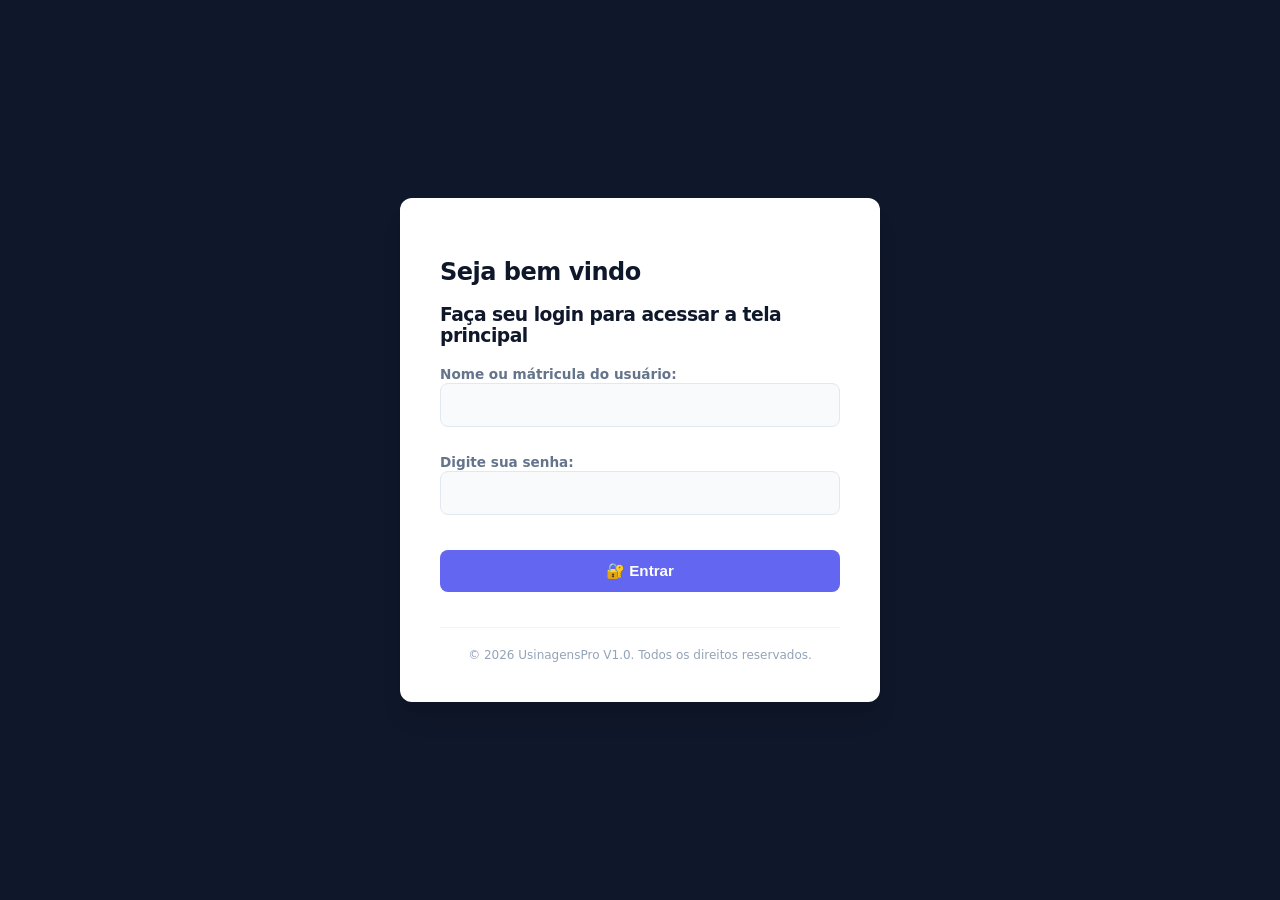
<file: index.html>
<!DOCTYPE html>
<html lang="pt-BR">
<head>
    <meta charset="UTF-8">
    <meta name="viewport" content="width=device-width, initial-scale=1.0">
    <title>Login</title>
    <link rel="stylesheet" href="style.css">
</head>
<body>

<form class="login-form">

  <div>
    <h2>Seja bem vindo</h2>
    <h3>Faça seu login para acessar a tela principal</h3>
  </div>

  <div>
    <label for="username">Nome ou mátricula do usuário:</label><br>
    <input type="text" id="username" name="username"><br>
  </div>

  <div>
    <label for="pwd">Digite sua senha:</label><br>
    <input type="password" id="pwd" name="pwd">
  </div>

  <div>
    <button id="BtnLogin" name="button">🔐 Entrar</button>
  </div>

  <div class="footer-copyright">
    <p>&copy; 2026 UsinagensPro V1.0. Todos os direitos reservados.</p>
  </div>

</form>
    <script src="script.js"></script>
</body>
</html>
</file>
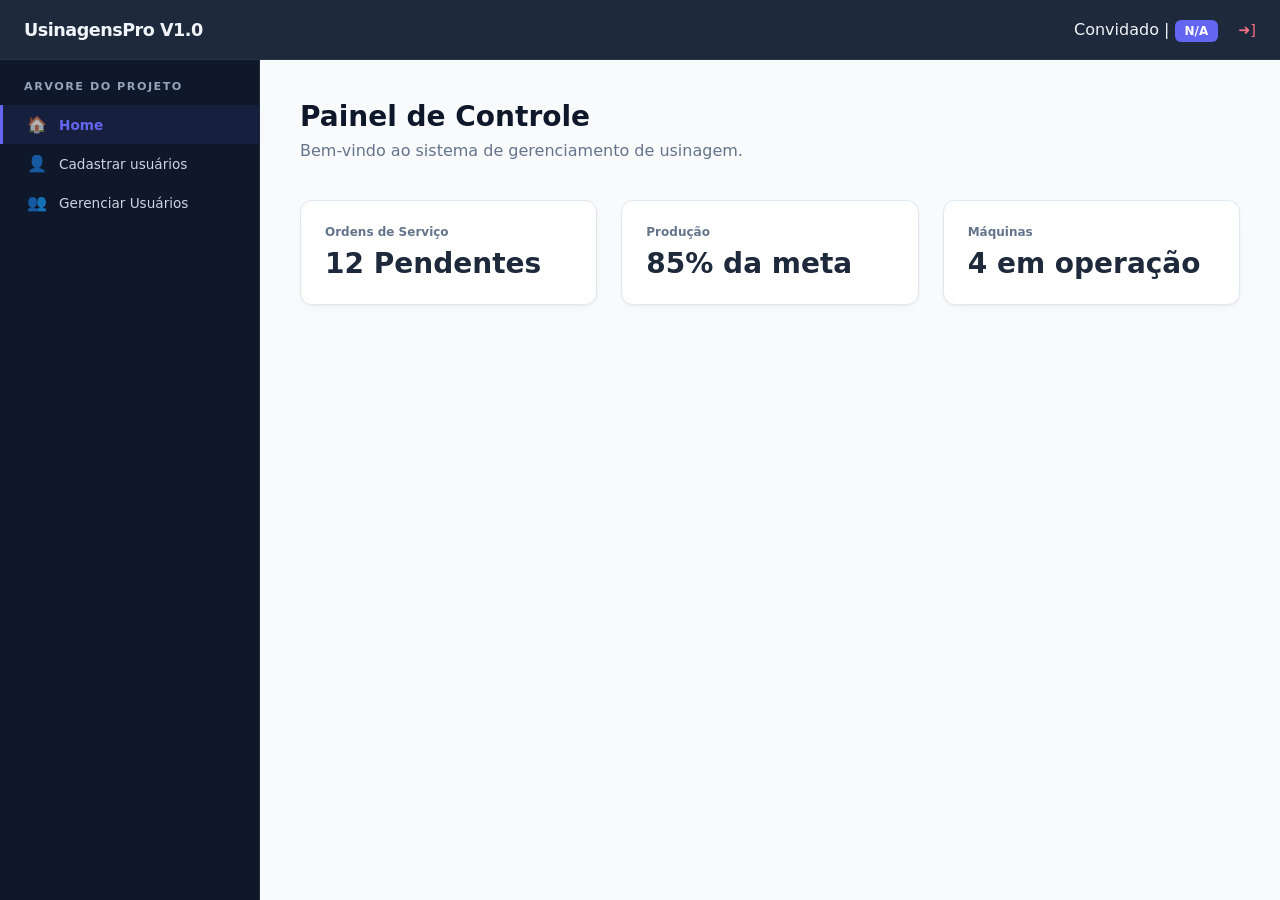
<file: principal.html>
<!DOCTYPE html>
<html lang="pt-BR">
<head>
    <meta charset="UTF-8">
    <meta name="viewport" content="width=device-width, initial-scale=1.0">
    <title>Tela principal</title>
    <link rel="stylesheet" href="principal.css">
</head>
<body class="main-body">
    <!-- Barra Superior -->
    <nav class="navbar">
        <div class="logo">UsinagensPro V1.0</div>
        <div class="user-info">
            <span id="display-user">Usuário</span> | 
            <span id="display-category" class="badge">Categoria</span>
            <a href="index.html" class="btn-logout">➜]</a>
        </div>
    </nav>

    <div class="app-container">
        <!-- Árvore de Projetos (Lateral) -->
        <aside class="sidebar">
        <h3>Arvore do projeto</h3>
        <ul class="project-tree">
            <li class="folder" onclick="carregarTela('home_content')">
                <span class="file_10"><span class="icon">🏠</span>Home</span>
            </li>
            <li class="folder" onclick="carregarTela('cadastrarUsuario_content')">
                <span class="file_20"><span class="icon">👤</span>Cadastrar usuários</span>
            </li>
            <li class="folder" onclick="carregarTela('listaUsuarios_content')">
                <span class="file_30"><span class="icon">👥</span>Gerenciar Usuários</span>
            </li>
        </ul>
    </aside>

        <!-- Área de Trabalho (Principal) -->
        <main class="content">
            
        </main>
    </div>
    <script src="principal.js"></script>
</body>
</html>
</file>
<file: style.css>
body {
    margin: 0;
    display: flex;
    justify-content: center;
    align-items: center;
    min-height: 100vh;
    /* Usa o azul marinho profundo do sidebar para o fundo */
    background-color: #0f172a; 
    /* Mesma fonte do dashboard */
    font-family: 'Inter', 'Segoe UI', system-ui, sans-serif;
}

.login-form {
    /* Branco limpo como os cards do dashboard */
    background: #ffffff; 
    padding: 2.5rem;
    /* Cantos arredondados de 12px igual aos cards */
    border-radius: 12px;
    /* Shadow mais suave e moderno */
    box-shadow: 0 20px 25px -5px rgba(0, 0, 0, 0.1), 0 10px 10px -5px rgba(0, 0, 0, 0.04);
    display: flex;
    flex-direction: column;
    width: 100%;
    max-width: 400px;
    gap: 10px;
}

/* Títulos usando a cor Slate do dashboard */
h2, h3 {
    color: #0f172a;
    font-weight: 700;
    letter-spacing: -0.5px;
    margin-bottom: 0.5rem;
}

label {
    font-size: 0.85rem;
    font-weight: 600;
    /* Cor de texto muted do dashboard */
    color: #64748b;
    margin-bottom: 4px;
}

input[type="text"], 
input[type="password"] {
    width: 100%;
    padding: 12px;
    margin-bottom: 15px;
    border: 1px solid #e2e8f0; /* Borda leve dos cards */
    border-radius: 8px;
    box-sizing: border-box;
    font-size: 1rem;
    transition: all 0.2s;
    outline: none;
    background-color: #f8fafc; /* Fundo leve do app */
}

input:focus {
    /* Cor de destaque Indigo (var(--accent)) */
    border-color: #6366f1;
    background-color: #fff;
    box-shadow: 0 0 0 4px rgba(99, 102, 241, 0.1);
}

/* Botão principal usando a cor Indigo */
#BtnLogin {
    width: 100%;
    padding: 12px;
    background-color: #6366f1;
    color: white;
    border: none;
    border-radius: 8px;
    font-size: 0.95rem;
    font-weight: 600;
    cursor: pointer;
    transition: 0.2s;
    margin-top: 10px;
}

#BtnLogin:hover {
    background-color: #4f46e5;
    transform: translateY(-1px);
}

/* Footer do login combinando com o estilo muted */
.footer-copyright {
    margin-top: 25px;
    text-align: center;
    border-top: 1px solid #f1f5f9;
    padding-top: 20px;
}

.footer-copyright p {
    font-size: 0.75rem;
    color: #94a3b8; /* var(--text-muted) */
    margin: 0;
}
</file>
<file: principal.css>
/* Configurações Globais */
* {
    margin: 0;
    padding: 0;
    box-sizing: border-box;
    font-family: 'Inter', 'Segoe UI', system-ui, sans-serif; /* Fonte mais moderna */
}

:root {
    --bg-main: #f8fafc;
    --sidebar-dark: #0f172a; /* Azul marinho profundo */
    --navbar-dark: #1e293b; 
    --accent: #6366f1;       /* Indigo Moderno */
    --text-muted: #94a3b8;
    --border-color: #1e293b;
}

body, html {
    height: 100%;
    overflow: hidden;
    background-color: var(--bg-main);
}

/* Barra Superior */
.navbar {
    height: 60px;
    background-color: var(--navbar-dark);
    color: #f1f5f9;
    display: flex;
    justify-content: space-between;
    align-items: center;
    padding: 0 24px;
    border-bottom: 1px solid rgba(255,255,255,0.05);
}

.logo { font-weight: 700; font-size: 1.1rem; letter-spacing: -0.5px; }

.btn-logout {
    margin-left: 15px;
    color: #fb7185;
    text-decoration: none;
    font-size: 0.9rem;
    transition: 0.2s;
}
.btn-logout:hover { opacity: 0.8; }

/* Container Principal */
.app-container {
    display: flex;
    height: calc(100vh - 60px);
}

/* Sidebar */
.sidebar {
    width: 260px;
    background-color: var(--sidebar-dark);
    color: #cbd5e1;
    padding: 20px 0;
    border-right: 1px solid var(--border-color);
}

.sidebar h3 {
    font-size: 0.7rem;
    text-transform: uppercase;
    letter-spacing: 1.5px;
    padding: 0 24px 12px 24px;
    color: var(--text-muted);
}

/* Árvore de Projeto */
.project-tree li {
    display: flex;
    align-items: center;
    padding: 10px 24px;
    cursor: pointer;
    font-size: 0.85rem;
    transition: all 0.2s;
    border-left: 3px solid transparent;
}

.project-tree li:hover {
    background-color: rgba(255,255,255,0.05);
    color: #fff;
}

.project-tree li.active {
    background-color: rgba(99, 102, 241, 0.1);
    color: var(--accent);
    border-left: 3px solid var(--accent);
    font-weight: 600;
}

.icon {
    margin-right: 12px;
    font-size: 1rem;
    opacity: 0.7;
}

/* Área de Trabalho */
.content {
    flex: 1;
    padding: 40px;
    overflow-y: auto;
}

header h1 { color: #0f172a; font-size: 1.75rem; margin-bottom: 8px; }
header p { color: #64748b; margin-bottom: 40px; }

/* Cards */
.cards {
    display: grid;
    grid-template-columns: repeat(auto-fit, minmax(240px, 1fr));
    gap: 24px;
}

.card {
    background: white;
    padding: 24px;
    border-radius: 12px; /* Cantos mais arredondados */
    box-shadow: 0 1px 3px rgba(0,0,0,0.05), 0 10px 15px -5px rgba(0,0,0,0.02);
    border: 1px solid #e2e8f0;
    transition: transform 0.2s;
}
.card:hover { transform: translateY(-2px); }

.card h3 { font-size: 0.75rem; color: #64748b; font-weight: 600; }
.card p { font-size: 1.75rem; font-weight: 700; color: #1e293b; margin-top: 8px; }

.badge {
    background: var(--accent);
    color: white;
    padding: 4px 10px;
    border-radius: 6px;
    font-size: 0.75rem;
    font-weight: 600;
}





/* Container que centraliza o formulário no meio da área branca */
.cadastro-wrapper {
    display: flex;
    justify-content: center;
    align-items: flex-start;
    padding-top: 0px;
    width: 100%;
    min-height: 100%;
}

.cadastro-form {
    background: #ffffff;
    width: 100%;
    max-width: 400px;
    padding: 40px;
    border-radius: 16px;
    box-shadow: 0 10px 25px rgba(0,0,0,0.05); /* Sombra suave */
    border: 1px solid #e2e8f0;
}

.cadastro-form h2 { color: #0f172a; margin-bottom: 8px; font-size: 1.5rem; }
.cadastro-form p { color: #64748b; font-size: 0.9rem; margin-bottom: 32px; }

.input-group { margin-bottom: 20px; text-align: left; }

.input-group label {
    display: block;
    font-size: 0.8rem;
    font-weight: 600;
    color: #475569;
    margin-bottom: 8px;
    text-transform: uppercase;
}

.input-group input {
    width: 100%;
    padding: 12px;
    border: 1.5px solid #e2e8f0;
    border-radius: 8px;
    background: #f8fafc;
    transition: 0.3s;
}

.input-group input:focus {
    outline: none;
    border-color: #6366f1;
    background: #fff;
}

#BtnLogin, #BtnCadastrar, #BtnAtualizar {
    width: 100%;
    background: #6366f1;
    color: white;
    border: none;
    padding: 14px;
    border-radius: 8px;
    font-weight: 600;
    cursor: pointer;
    margin-top: 10px;
    transition: 0.3s;
}

#BtnLogin:hover, #BtnCadastrar:hover, #BtnAtualizar::hover { background: #4f46e5; }

.form-footer { margin-top: 30px; border-top: 1px solid #f1f5f9; padding-top: 20px; }
.form-footer p { font-size: 0.7rem; color: #94a3b8; }

/* Garante que o select tenha o mesmo estilo dos inputs de texto */
.cadastro-form .custom-select {
    width: 100%;
    padding: 12px;
    border: 1.5px solid #e2e8f0;
    border-radius: 8px;
    background-color: #f8fafc;
    color: #475569;
    font-size: 0.95rem;
    outline: none;
    cursor: pointer;

    appearance: none;
    -webkit-appearance: none;
    -moz-appearance: none;

    background-image: url("data:image/svg+xml,%3Csvg xmlns='http://w3.org' fill='none' viewBox='0 0 24 24' stroke='%2364748b'%3E%3Cpath stroke-linecap='round' stroke-linejoin='round' stroke-width='2' d='M19 9l-7 7-7-7'%3E%3C/path%3E%3C/svg%3E");
    background-repeat: no-repeat;
    background-position: right 12px center;
    background-size: 16px;
    transition: all 0.2s;
}

.cadastro-form .custom-select:focus {
    border-color: #6366f1;
    background-color: #fff;
    box-shadow: 0 0 0 4px rgba(99, 102, 241, 0.1);
}

.table-container {
    background: white;
    padding: 20px;
    border-radius: 12px;
    box-shadow: 0 4px 6px -1px rgba(0, 0, 0, 0.1);
    border: 1px solid #e2e8f0;
}

.custom-table {
    width: 100%;
    border-collapse: collapse;
    text-align: left;
}

.custom-table th {
    padding: 12px;
    border-bottom: 2px solid #f1f5f9;
    color: #64748b;
    font-size: 0.85rem;
    text-transform: uppercase;
}

.custom-table td {
    padding: 12px;
    border-bottom: 1px solid #f1f5f9;
    color: #1e293b;
    font-size: 0.9rem;
}

.btn-excluir {
    background: #fee2e2;
    color: #ef4444;
    border: none;
    padding: 6px 12px;
    border-radius: 6px;
    cursor: pointer;
    font-weight: 600;
}
</file>
